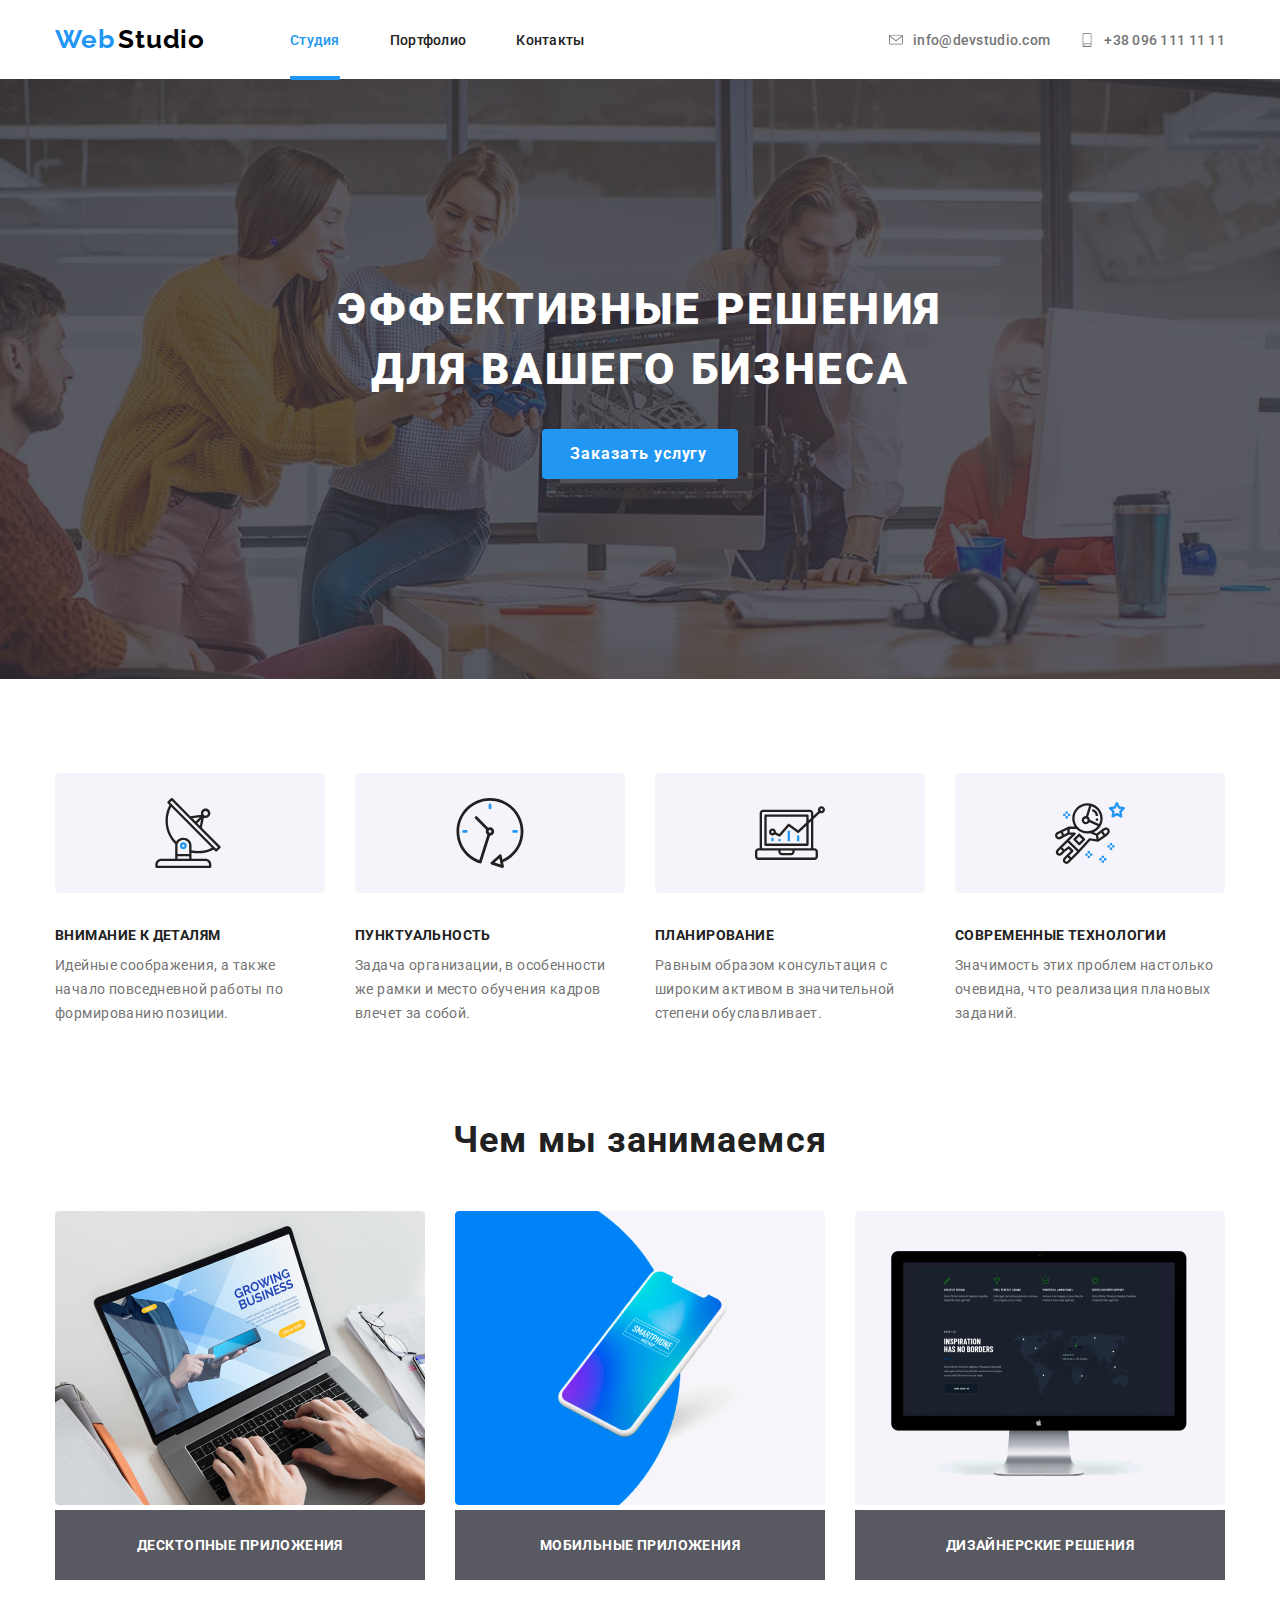
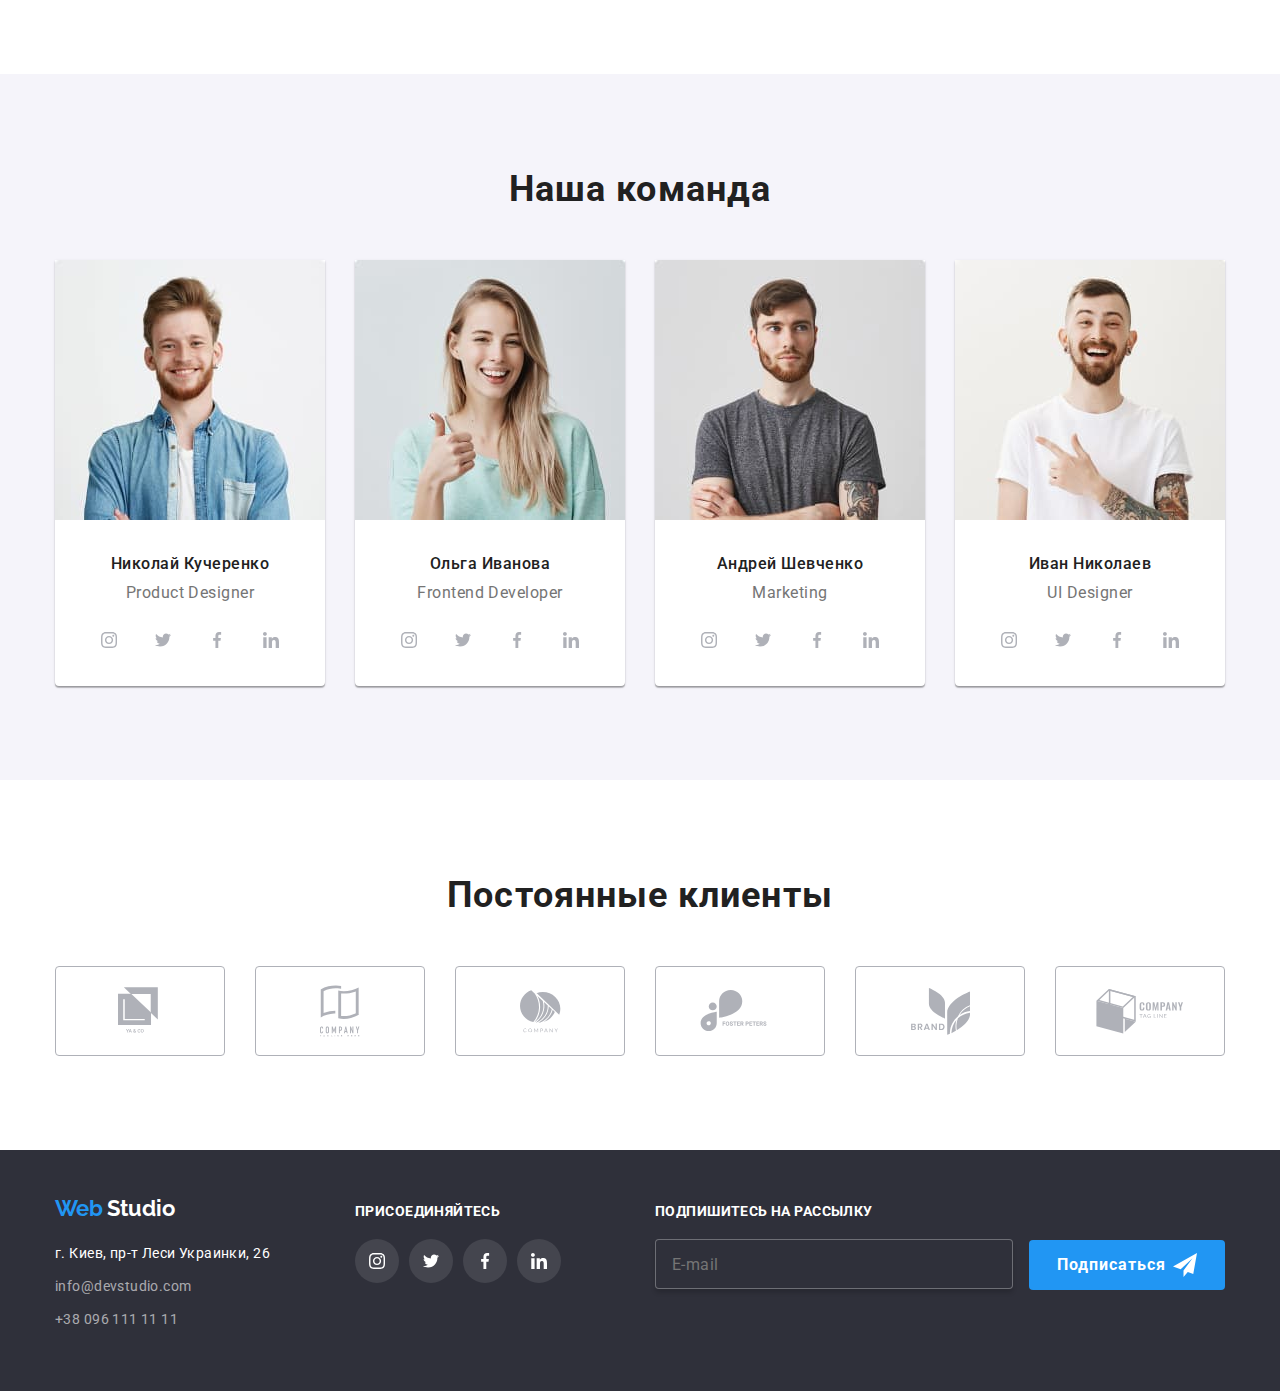
<file: index.html>
<!DOCTYPE html>
<html lang="ru">
  <head>
    <meta charset="utf-8" />
    <meta name="web-studio" content="Web Studio" />
    <title lang="en">Web Studio</title>
    <link rel="stylesheet" href="./css/normalize.css" />
    <link rel="stylesheet" href="./css/styles.css" />
    <link
      href="https://fonts.googleapis.com/css2?family=Raleway:wght@400;500;700&family=Roboto:wght@400;500;700&display=swap"
      rel="stylesheet"
    />
  </head>
  <body>
    <!--  Header   -->

    <header class="page-header">
      <div class="container">
        <a lang="en" href="./index.html" class="logo">
          <span class="logo-blue">Web</span>
          <span class="logo-black">Studio</span>
        </a>
        <nav>
          <ul class="site-nav">
            <li><a href="./index.html" class="link current">Студия</a></li>
            <li><a href="./portfolio.html" class="link">Портфолио</a></li>
            <li><a href="" class="link">Контакты</a></li>
          </ul>
        </nav>
        <address class="address">
          <ul class="address-header">
            <li aria-label="E-mail">
              <a class="e-mail" href="mailto:info@devstudio.com">
                <svg
                  xmlns="http://www.w3.org/2000/svg"
                  viewBox="0 0 43 32"
                  width="16px"
                  height="12px"
                  class="icon-address-header"
                >
                  <use href="./images/svg/symbol-defs.svg#icon-e-mail"></use>
                </svg>
                info@devstudio.com</a
              >
            </li>
            <li aria-label="Phone">
              <a class="phone" href="tel:+380961111111">
                <svg
                  xmlns="http://www.w3.org/2000/svg"
                  viewBox="0 0 21 32"
                  width="10px"
                  height="15px"
                  class="icon-address-header"
                >
                  <use href="./images/svg/symbol-defs.svg#icon-phone"></use>
                </svg>
                +38 096 111 11 11</a
              >
            </li>
          </ul>
        </address>
      </div>
    </header>

    <!--  MAIN   -->

    <main>
      <section class="hero">
        <div class="container">
          <h1>Эффективные решения для вашего бизнеса</h1>
          <a href="" class="buttom">Заказать услугу</a>
        </div>
      </section>

      <!--ADVANTAGES-->

      <section class="advantages">
        <div class="container" aria-label="Наши приимущества">
          <h2 class="hidden">Наши приимущества</h2>
          <ul>
            <li class="list-item">
              <svg
                xmlns="http://www.w3.org/2000/svg"
                viewBox="0 0 32 32"
                width="70px"
                height="70px"
                class="icon-advantages"
              >
                <use href="./images/svg/symbol-defs.svg#icon-1"></use>
              </svg>
              <h3 class="title">Внимание к деталям</h3>
              <p class="text">
                Идейные соображения, а также начало повседневной работы по
                формированию позиции.
              </p>
            </li>
            <li class="list-item">
              <svg
                xmlns="http://www.w3.org/2000/svg"
                viewBox="0 0 32 32"
                width="70px"
                height="70px"
                class="icon-advantages"
              >
                <use href="./images/svg/symbol-defs.svg#icon-2"></use>
              </svg>
              <h3 class="title">Пунктуальность</h3>
              <p class="text">
                Задача организации, в особенности же рамки и место обучения
                кадров влечет за собой.
              </p>
            </li>
            <li class="list-item">
              <svg
                xmlns="http://www.w3.org/2000/svg"
                viewBox="0 0 32 32"
                width="70px"
                height="70px"
                class="icon-advantages"
              >
                <use href="./images/svg/symbol-defs.svg#icon-3"></use>
              </svg>
              <h3 class="title">Планирование</h3>
              <p class="text">
                Равным образом консультация с широким активом в значительной
                степени обуславливает.
              </p>
            </li>
            <li class="list-item">
              <svg
                xmlns="http://www.w3.org/2000/svg"
                viewBox="0 0 32 32"
                width="70px"
                height="70px"
                class="icon-advantages"
              >
                <use href="./images/svg/symbol-defs.svg#icon-4"></use>
              </svg>
              <h3 class="title">Современные технологии</h3>
              <p class="text">
                Значимость этих проблем настолько очевидна, что реализация
                плановых заданий.
              </p>
            </li>
          </ul>
        </div>
      </section>

      <!--DIRECTIONS-->

      <section class="directions">
        <div class="container">
          <h2 class="big-title">Чем мы занимаемся</h2>
          <ul>
            <li>
              <img
                src="./images/box-1.png"
                width="370"
                alt="Десктопные приложения"
              />
              <h3 class="title">Десктопные приложения</h3>
            </li>
            <li>
              <img
                src="./images/box-2.png"
                width="370"
                alt="Мобильные приложения"
              />
              <h3 class="title">Мобильные приложения</h3>
            </li>
            <li>
              <img
                src="./images/box-3.png"
                width="370"
                alt="Дизайнерские решения"
              />
              <h3 class="title">Дизайнерские решения</h3>
            </li>
          </ul>
        </div>
      </section>

      <!--TEAM-->

      <section class="team">
        <div class="container">
          <h2 class="big-title">Наша команда</h2>
          <ul>
            <li class="team-list">
              <img src="./images/photo-1.jpg" width="270" alt="John Smith" />
              <h3>Николай Кучеренко</h3>
              <p>Product Designer</p>
              <ul>
                <li class="soc-cont">
                  <a class="link" href="">
                    <svg
                      xmlns="http://www.w3.org/2000/svg"
                      viewBox="0 0 44 44"
                      width="20px"
                      height="20px"
                      class="team-soc"
                    >
                      <use
                        href="./images/svg/symbol-defs.svg#icon-instagram"
                      ></use>
                    </svg>
                    <span class="visually-hidden">Inst</span></a
                  >
                </li>
                <li class="soc-cont">
                  <a class="link" href="">
                    <svg
                      xmlns="http://www.w3.org/2000/svg"
                      viewBox="0 0 44 44"
                      width="20px"
                      height="20px"
                      class="team-soc"
                    >
                      <use
                        href="./images/svg/symbol-defs.svg#icon-twitter"
                      ></use>
                    </svg>
                    <span class="visually-hidden">Twit</span></a
                  >
                </li>
                <li class="soc-cont">
                  <a class="link" href="">
                    <svg
                      xmlns="http://www.w3.org/2000/svg"
                      viewBox="0 0 44 44"
                      width="20px"
                      height="20px"
                      class="team-soc"
                    >
                      <use
                        href="./images/svg/symbol-defs.svg#icon-facebook"
                      ></use>
                    </svg>
                    <span class="visually-hidden">Face</span></a
                  >
                </li>
                <li class="soc-cont">
                  <a class="link" href="">
                    <svg
                      xmlns="http://www.w3.org/2000/svg"
                      viewBox="0 0 44 44"
                      width="20px"
                      height="20px"
                      class="team-soc"
                    >
                      <use
                        href="./images/svg/symbol-defs.svg#icon-linkedin"
                      ></use>
                    </svg>
                    <span class="visually-hidden">Link</span></a
                  >
                </li>
              </ul>
            </li>
            <li class="team-list">
              <img src="./images/photo-2.jpg" width="270" alt="Marta Stewart" />
              <h3>Ольга Иванова</h3>
              <p>Frontend Developer</p>
              <ul>
                <li class="soc-cont">
                  <a class="link" href="">
                    <svg
                      xmlns="http://www.w3.org/2000/svg"
                      viewBox="0 0 44 44"
                      width="20px"
                      height="20px"
                      class="team-soc"
                    >
                      <use
                        href="./images/svg/symbol-defs.svg#icon-instagram"
                      ></use>
                    </svg>
                    <span class="visually-hidden">Inst</span></a
                  >
                </li>
                <li class="soc-cont">
                  <a class="link" href="">
                    <svg
                      xmlns="http://www.w3.org/2000/svg"
                      viewBox="0 0 44 44"
                      width="20px"
                      height="20px"
                      class="team-soc"
                    >
                      <use
                        href="./images/svg/symbol-defs.svg#icon-twitter"
                      ></use>
                    </svg>
                    <span class="visually-hidden">Twit</span></a
                  >
                </li>
                <li class="soc-cont">
                  <a class="link" href="">
                    <svg
                      xmlns="http://www.w3.org/2000/svg"
                      viewBox="0 0 44 44"
                      width="20px"
                      height="20px"
                      class="team-soc"
                    >
                      <use
                        href="./images/svg/symbol-defs.svg#icon-facebook"
                      ></use>
                    </svg>
                    <span class="visually-hidden">Face</span></a
                  >
                </li>
                <li class="soc-cont">
                  <a class="link" href="">
                    <svg
                      xmlns="http://www.w3.org/2000/svg"
                      viewBox="0 0 44 44"
                      width="20px"
                      height="20px"
                      class="team-soc"
                    >
                      <use
                        href="./images/svg/symbol-defs.svg#icon-linkedin"
                      ></use>
                    </svg>
                    <span class="visually-hidden">Link</span></a
                  >
                </li>
              </ul>
            </li>
            <li class="team-list">
              <img src="./images/photo-3.jpg" width="270" alt="Robert Jakis" />
              <h3>Андрей Шевченко</h3>
              <p>Marketing</p>
              <ul>
                <li class="soc-cont">
                  <a class="link" href="">
                    <svg
                      xmlns="http://www.w3.org/2000/svg"
                      viewBox="0 0 44 44"
                      width="20px"
                      height="20px"
                      class="team-soc"
                    >
                      <use
                        href="./images/svg/symbol-defs.svg#icon-instagram"
                      ></use>
                    </svg>
                    <span class="visually-hidden">Inst</span></a
                  >
                </li>
                <li class="soc-cont">
                  <a class="link" href="">
                    <svg
                      xmlns="http://www.w3.org/2000/svg"
                      viewBox="0 0 44 44"
                      width="20px"
                      height="20px"
                      class="team-soc"
                    >
                      <use
                        href="./images/svg/symbol-defs.svg#icon-twitter"
                      ></use>
                    </svg>
                    <span class="visually-hidden">Twit</span></a
                  >
                </li>
                <li class="soc-cont">
                  <a class="link" href="">
                    <svg
                      xmlns="http://www.w3.org/2000/svg"
                      viewBox="0 0 44 44"
                      width="20px"
                      height="20px"
                      class="team-soc"
                    >
                      <use
                        href="./images/svg/symbol-defs.svg#icon-facebook"
                      ></use>
                    </svg>
                    <span class="visually-hidden">Face</span></a
                  >
                </li>
                <li class="soc-cont">
                  <a class="link" href="">
                    <svg
                      xmlns="http://www.w3.org/2000/svg"
                      viewBox="0 0 44 44"
                      width="20px"
                      height="20px"
                      class="team-soc"
                    >
                      <use
                        href="./images/svg/symbol-defs.svg#icon-linkedin"
                      ></use>
                    </svg>
                    <span class="visually-hidden">Link</span></a
                  >
                </li>
              </ul>
            </li>
            <li class="team-list">
              <img src="./images/photo-4.jpg" width="270" alt="Martin Doe" />
              <h3>Иван Николаев</h3>
              <p>UI Designer</p>
              <ul>
                <li class="soc-cont">
                  <a class="link" href="">
                    <svg
                      xmlns="http://www.w3.org/2000/svg"
                      viewBox="0 0 44 44"
                      width="20px"
                      height="20px"
                      class="team-soc"
                    >
                      <use
                        href="./images/svg/symbol-defs.svg#icon-instagram"
                      ></use>
                    </svg>
                    <span class="visually-hidden">Inst</span></a
                  >
                </li>
                <li class="soc-cont">
                  <a class="link" href="">
                    <svg
                      xmlns="http://www.w3.org/2000/svg"
                      viewBox="0 0 44 44"
                      width="20px"
                      height="20px"
                      class="team-soc"
                    >
                      <use
                        href="./images/svg/symbol-defs.svg#icon-twitter"
                      ></use>
                    </svg>
                    <span class="visually-hidden">Twit</span></a
                  >
                </li>
                <li class="soc-cont">
                  <a class="link" href="">
                    <svg
                      xmlns="http://www.w3.org/2000/svg"
                      viewBox="0 0 44 44"
                      width="20px"
                      height="20px"
                      class="team-soc"
                    >
                      <use
                        href="./images/svg/symbol-defs.svg#icon-facebook"
                      ></use>
                    </svg>
                    <span class="visually-hidden">Face</span></a
                  >
                </li>
                <li class="soc-cont">
                  <a class="link" href="">
                    <svg
                      xmlns="http://www.w3.org/2000/svg"
                      viewBox="0 0 44 44"
                      width="20px"
                      height="20px"
                      class="team-soc"
                    >
                      <use
                        href="./images/svg/symbol-defs.svg#icon-linkedin"
                      ></use>
                    </svg>
                    <span class="visually-hidden">Link</span></a
                  >
                </li>
              </ul>
            </li>
          </ul>
        </div>
      </section>

      <!--CUSTOMERS-->

      <section class="customers">
        <div class="container">
          <h2 class="big-title">Постоянные клиенты</h2>
          <ul lang="en">
            <li class="list-item" aria-label="Клиент 1">
              <a class="link" href="">
                <svg
                  xmlns="http://www.w3.org/2000/svg"
                  width="44px"
                  height="49px"
                  class="icon-customers"
                >
                  <use href="./images/svg/symbol-defs.svg#logo-1"></use>
                </svg>
              </a>
            </li>
            <li class="list-item" aria-label="Клиент 2">
              <a class="link" href="">
                <svg
                  xmlns="http://www.w3.org/2000/svg"
                  width="40px"
                  height="52px"
                  class="icon-customers"
                >
                  <use href="./images/svg/symbol-defs.svg#logo-2"></use>
                </svg>
              </a>
            </li>
            <li class="list-item" aria-label="Клиент 3">
              <a class="link" href="">
                <svg
                  xmlns="http://www.w3.org/2000/svg"
                  width="41px"
                  height="43px"
                  class="icon-customers"
                >
                  <use href="./images/svg/symbol-defs.svg#logo-3"></use>
                </svg>
              </a>
            </li>
            <li class="list-item" aria-label="Клиент 4">
              <a class="link" href="">
                <svg
                  xmlns="http://www.w3.org/2000/svg"
                  width="80px"
                  height="42px"
                  class="icon-customers"
                >
                  <use href="./images/svg/symbol-defs.svg#logo-4"></use>
                </svg>
              </a>
            </li>
            <li class="list-item" aria-label="Клиент 5">
              <a class="link" href="">
                <svg
                  xmlns="http://www.w3.org/2000/svg"
                  width="59px"
                  height="47px"
                  class="icon-customers"
                >
                  <use href="./images/svg/symbol-defs.svg#logo-5"></use>
                </svg>
              </a>
            </li>
            <li class="list-item" aria-label="Клиент 6">
              <a class="link" href="">
                <svg
                  xmlns="http://www.w3.org/2000/svg"
                  width="88px"
                  height="45px"
                  class="icon-customers"
                >
                  <use href="./images/svg/symbol-defs.svg#logo-6"></use>
                </svg>
              </a>
            </li>
          </ul>
        </div>
      </section>
    </main>

    <!--  FOOTER   -->

    <footer class="footer">
      <div class="container">
        <div class="card">
          <div class="logo-footer" aria-label="web studio">
            <span class="logo-blue">Web</span>
            <span class="logo-white">Studio</span>
          </div>
          <address class="address-footer">
            <ul>
              <li>г. Киев, пр-т Леси Украинки, 26</li>
              <li>
                <a href="mailto:info@devstudio.com">info@devstudio.com</a>
              </li>
              <li>
                <a href="tel:+380961111111">+38 096 111 11 11</a>
              </li>
            </ul>
          </address>
        </div>
        <section class="social">
          <b>Присоединяйтесь</b>
          <ul class="social-list" lang="en">
            <li>
              <a href="">
                <svg
                  xmlns="http://www.w3.org/2000/svg"
                  viewBox="0 0 44 44"
                  width="20px"
                  height="20px"
                  class="icon-soc"
                >
                  <use href="./images/svg/symbol-defs.svg#icon-instagram"></use>
                </svg>
                <span class="visually-hidden">Instagram</span>
              </a>
            </li>
            <li>
              <a href="">
                <svg
                  xmlns="http://www.w3.org/2000/svg"
                  viewBox="0 0 44 44"
                  width="20px"
                  height="20px"
                  class="icon-soc"
                >
                  <use href="./images/svg/symbol-defs.svg#icon-twitter"></use>
                </svg>
                <span class="visually-hidden">Twitter</span>
              </a>
            </li>
            <li>
              <a href="">
                <svg
                  xmlns="http://www.w3.org/2000/svg"
                  viewBox="0 0 44 44"
                  width="20px"
                  height="20px"
                  class="icon-soc"
                >
                  <use href="./images/svg/symbol-defs.svg#icon-facebook"></use>
                </svg>
                <span class="visually-hidden">Facebook</span>
              </a>
            </li>
            <li>
              <a href="">
                <svg
                  xmlns="http://www.w3.org/2000/svg"
                  viewBox="0 0 44 44"
                  width="20px"
                  height="20px"
                  class="icon-soc"
                >
                  <use href="./images/svg/symbol-defs.svg#icon-linkedin"></use>
                </svg>
                <span class="visually-hidden">Linkedin</span>
              </a>
            </li>
          </ul>
        </section>
        <section class="subscribe">
          <b>Подпишитесь на рассылку</b>
          <form>
            <input type="text" name="e-mail" value="E-mail" />
            <a href="" class="buttom"
              >Подписаться
              <svg
                xmlns="http://www.w3.org/2000/svg"
                viewBox="0 0 24 24"
                width="24px"
                height="24px"
                class="icon-send"
              >
                <use href="./images/svg/symbol-defs.svg#icon-send"></use>
              </svg>
            </a>
            <!--
                        <input
                        type="submit"
                        name="Подписаться"
                        value="Подписаться"
                      />
                      -->
          </form>
        </section>
      </div>
    </footer>
  </body>
</html>
</file>
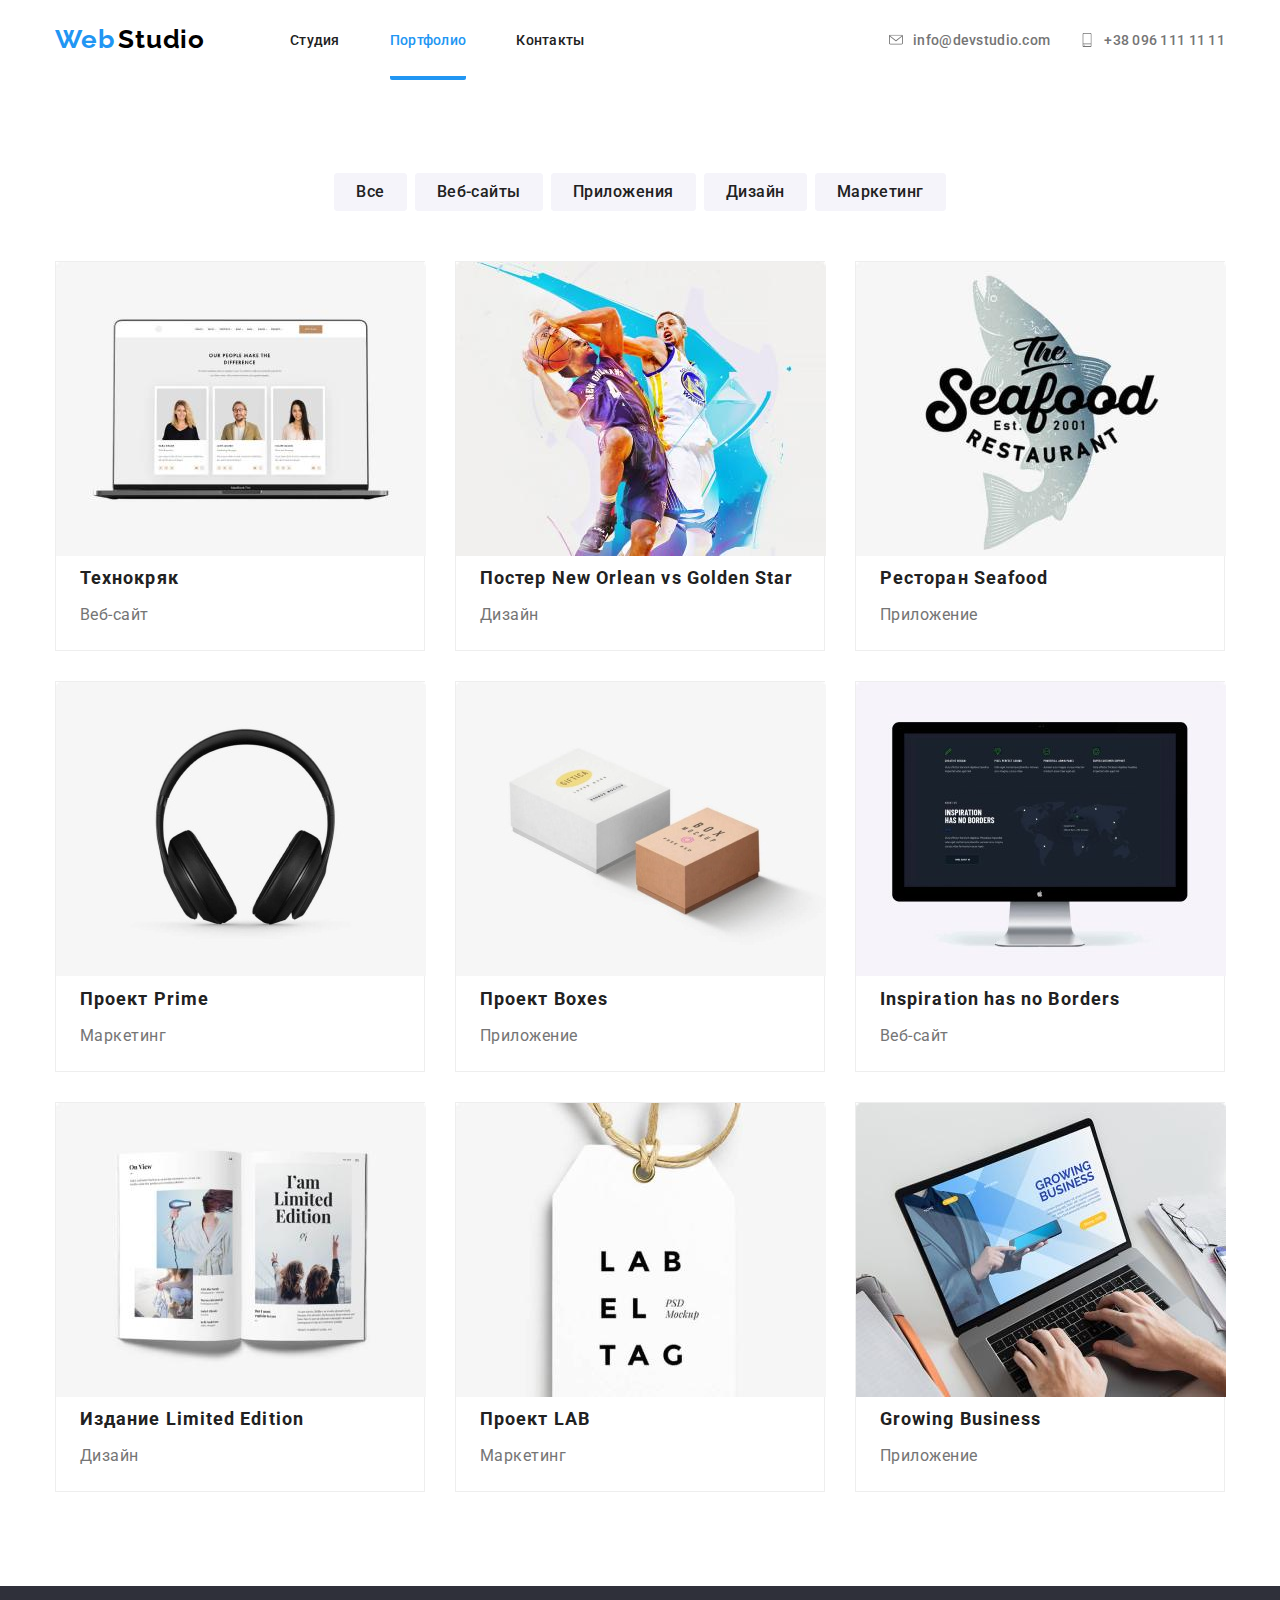
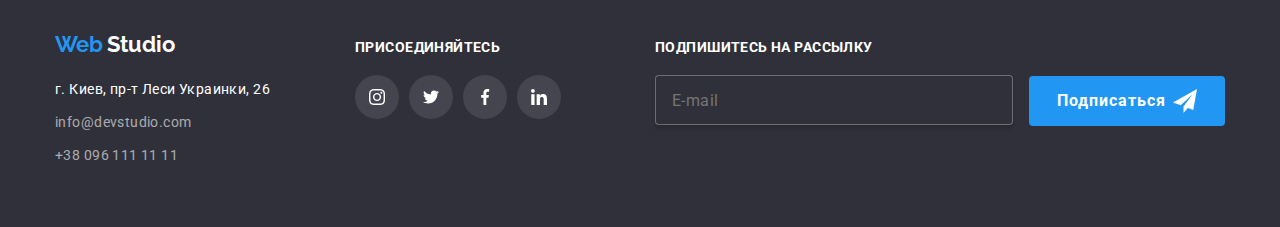
<file: portfolio.html>
<!DOCTYPE html>
<html lang="ru">
  <head>
    <meta charset="utf-8" />
    <meta name="web-studio" content="Web Studio" />
    <title lang="en">Web Studio</title>
    <link rel="stylesheet" href="./css/normalize.css" />
    <link rel="stylesheet" href="./css/styles.css" />
    <link
      href="https://fonts.googleapis.com/css2?family=Raleway:wght@400;500;700&family=Roboto:wght@400;500;700&display=swap"
      rel="stylesheet"
    />
  </head>
  <body>
    <!--  HEADER  -->

    <header class="page-header">
      <div class="container">
        <a lang="en" href="./index.html" class="logo">
          <span class="logo-blue">Web</span>
          <span class="logo-black">Studio</span>
        </a>
        <nav>
          <ul class="site-nav">
            <li><a href="./index.html" class="link">Студия</a></li>
            <li>
              <a href="./portfolio.html" class="link current">Портфолио</a>
            </li>
            <li><a href="" class="link">Контакты</a></li>
          </ul>
        </nav>
        <address class="address">
          <ul class="address-header">
            <li aria-label="E-mail" aria-label="E-mail">
              <a class="e-mail" href="mailto:info@devstudio.com">
                <svg xmlns="http://www.w3.org/2000/svg" viewBox="0 0 43 32" width="16px" height="12px"
                  class="icon-address-header">
                  <use href="./images/svg/symbol-defs.svg#icon-e-mail"></use>
                </svg>
                info@devstudio.com</a>
            </li>
            <li aria-label="Phone"  aria-label="Phone">
              <a class="phone" href="tel:+380961111111">
                <svg xmlns="http://www.w3.org/2000/svg" viewBox="0 0 21 32" width="10px" height="15px"
                  class="icon-address-header">
                  <use href="./images/svg/symbol-defs.svg#icon-phone"></use>
                </svg>
                +38 096 111 11 11</a>
            </li>
          </ul>
      </div>
    </header>

    <!--MAIN-->

    <main class="portfolio">
      <div class="container">
        <nav class="portfolio-sorting">
          <ul>
            <li><a href="">Все</a></li>
            <li><a href="">Веб-сайты</a></li>
            <li><a href="">Приложения</a></li>
            <li><a href="">Дизайн</a></li>
            <li><a href="">Маркетинг</a></li>
          </ul>
        </nav>

        <!--PORTFOLIO-->

        <section class="portfolio-info">
          <h1>Портфолио</h1>
          <ul>
            <li>
              <img
                src="./images/portfolio-1.jpg"
                width="370"
                alt="Десктопные приложения"
              />
              <p class="text">
                Технокряк это современная площадка распространения коронавируса.
                Компании используют эту платформу для цифрового шпионажа и атак
                на защищённые сервера конкурентов.
              </p>
              <h2 class="title">Технокряк</h2>
              <b class="category">Веб-сайт</b>
            </li>
            <li>
              <img
                src="./images/portfolio-2.jpg"
                width="370"
                alt="Десктопные приложения"
              />
              <p class="text">
                Lorem ipsum dolor sit amet consectetur adipisicing elit.
                Deserunt sed perspiciatis provident perferendis! Esse quam
                rerum, cupiditate in sunt, id harum quia neque assumenda ducimus
                sint aspernatur debitis! Repellat, unde.
              </p>
              <h2 class="title">Постер New Orlean vs Golden Star</h2>
              <b class="category">Дизайн</b>
            </li>
            <li>
              <img
                src="./images/portfolio-3.jpg"
                width="370"
                alt="Десктопные приложения"
              />
              <p class="text">
                Lorem ipsum dolor sit amet consectetur adipisicing elit.
                Deserunt sed perspiciatis provident perferendis! Esse quam
                rerum, cupiditate in sunt, id harum quia neque assumenda ducimus
                sint aspernatur debitis! Repellat, unde.
              </p>
              <h2 class="title">Ресторан Seafood</h2>
              <b class="category">Приложение</b>
            </li>
            <li>
              <img
                src="./images/portfolio-4.jpg"
                width="370"
                alt="Десктопные приложения"
              />
              <p class="text">
                Lorem ipsum dolor sit amet consectetur adipisicing elit.
                Deserunt sed perspiciatis provident perferendis! Esse quam
                rerum, cupiditate in sunt, id harum quia neque assumenda ducimus
                sint aspernatur debitis! Repellat, unde.
              </p>
              <h2 class="title">Проект Prime</h2>
              <b class="category">Маркетинг</b>
            </li>
            <li>
              <img
                src="./images/portfolio-5.jpg"
                width="370"
                alt="Десктопные приложения"
              />
              <p class="text">
                Lorem ipsum dolor sit amet consectetur adipisicing elit.
                Deserunt sed perspiciatis provident perferendis! Esse quam
                rerum, cupiditate in sunt, id harum quia neque assumenda ducimus
                sint aspernatur debitis! Repellat, unde.
              </p>
              <h2 class="title">Проект Boxes</h2>
              <b class="category">Приложение</b>
            </li>
            <li>
              <img
                src="./images/portfolio-6.jpg"
                width="370"
                alt="Десктопные приложения"
              />
              <p class="text">
                Lorem ipsum dolor sit amet consectetur adipisicing elit.
                Deserunt sed perspiciatis provident perferendis! Esse quam
                rerum, cupiditate in sunt, id harum quia neque assumenda ducimus
                sint aspernatur debitis! Repellat, unde.
              </p>
              <h2 class="title">Inspiration has no Borders</h2>
              <b class="category">Веб-сайт</b>
            </li>
            <li>
              <img
                src="./images/portfolio-7.jpg"
                width="370"
                alt="Десктопные приложения"
              />
              <p class="text">
                Lorem ipsum dolor sit amet consectetur adipisicing elit.
                Deserunt sed perspiciatis provident perferendis! Esse quam
                rerum, cupiditate in sunt, id harum quia neque assumenda ducimus
                sint aspernatur debitis! Repellat, unde.
              </p>
              <h2 class="title">Издание Limited Edition</h2>
              <b class="category">Дизайн</b>
            </li>
            <li>
              <img
                src="./images/portfolio-8.jpg"
                width="370"
                alt="Десктопные приложения"
              />
              <p class="text">
                Lorem ipsum dolor sit amet consectetur adipisicing elit.
                Deserunt sed perspiciatis provident perferendis! Esse quam
                rerum, cupiditate in sunt, id harum quia neque assumenda ducimus
                sint aspernatur debitis! Repellat, unde.
              </p>
              <h2 class="title">Проект LAB</h2>
              <b class="category">Маркетинг</b>
            </li>
            <li>
              <img
                src="./images/portfolio-9.jpg"
                width="370"
                alt="Десктопные приложения"
              />
              <p class="text">
                Lorem ipsum dolor sit amet consectetur adipisicing elit.
                Deserunt sed perspiciatis provident perferendis! Esse quam
                rerum, cupiditate in sunt, id harum quia neque assumenda ducimus
                sint aspernatur debitis! Repellat, unde.
              </p>
              <h2 class="title">Growing Business</h2>
              <b class="category">Приложение</b>
            </li>
          </ul>
        </section>
      </div>
    </main>

    <!--  FOOTER   -->

    <footer class="footer">
      <div class="container">
        <div class="card">
          <div class="logo-footer">
            <span class="logo-blue">Web</span>
            <span class="logo-white">Studio</span>
          </div>
          <address class="address-footer">
            <ul>
              <li>г. Киев, пр-т Леси Украинки, 26</li>
              <li>
                <a href="mailto:info@devstudio.com">info@devstudio.com</a>
              </li>
              <li><a href="tel:+380961111111">+38 096 111 11 11</a></li>
            </ul>
          </address>
        </div>
        <section class="social">
          <b>Присоединяйтесь</b>
          <ul class="social-list" lang="en">
            <li>
              <a href=""
                ><svg
                  xmlns="http://www.w3.org/2000/svg"
                  viewBox="0 0 44 44"
                  width="20px"
                  height="20px"
                  class="icon-soc"
                >
                  <use href="./images/svg/symbol-defs.svg#icon-instagram"></use>
                </svg>
                <span class="visually-hidden">Instagram</span>
              </a>
            </li>
            <li>
              <a href=""
                ><svg
                  xmlns="http://www.w3.org/2000/svg"
                  viewBox="0 0 44 44"
                  width="20px"
                  height="20px"
                  class="icon-soc"
                >
                  <use href="./images/svg/symbol-defs.svg#icon-twitter"></use>
                </svg>
                <span class="visually-hidden">Twitter</span>
              </a>
            </li>
            <li>
              <a href=""
                ><svg
                  xmlns="http://www.w3.org/2000/svg"
                  viewBox="0 0 44 44"
                  width="20px"
                  height="20px"
                  class="icon-soc"
                >
                  <use href="./images/svg/symbol-defs.svg#icon-facebook"></use>
                </svg>
                <span class="visually-hidden">Facebook</span>
              </a>
            </li>
            <li>
              <a href=""
                ><svg
                  xmlns="http://www.w3.org/2000/svg"
                  viewBox="0 0 44 44"
                  width="20px"
                  height="20px"
                  class="icon-soc"
                >
                  <use href="./images/svg/symbol-defs.svg#icon-linkedin"></use>
                </svg>
                <span class="visually-hidden">Linkedin</span>
              </a>
            </li>
          </ul>
        </section>
        <section class="subscribe">
          <b>Подпишитесь на рассылку</b>
          <form>
            <input type="text" name="e-mail" value="E-mail" />
            <a href="" class="buttom">Подписаться
              <svg xmlns="http://www.w3.org/2000/svg" viewBox="0 0 24 24" width="24px" height="24px" class="icon-send">
                <use href="./images/svg/symbol-defs.svg#icon-send"></use>
              </svg>
            </a>
            <!--
                        <input
                        type="submit"
                        name="Подписаться"
                        value="Подписаться"
                      />
                      -->
          </form>
        </section>
      </div>
    </footer>
  </body>
</html>
</file>
<file: css/styles.css>
/*  
  акцентный цвет: #2196f3;
  цвет заголовка: #212121;
  цвет текста: #757575;
  светлый цвет тескта: #ffffff;
  основной шрифт: "Roboto", sans-serif;
  шрифт в лого: "Raleway", sans-serif;
  размер шрифта заголовка: 36px;
  размер основного текста: 14px;
  основной цвет фона: #FFFFFF;
  дополнительный цвет фона: #F5F4FA;
  цвет фона футера: #2F303A;
  */
:root {
  --accent-color: #2196f3;
  --title-color: #212121;
  --text-color: #757575;
  --light-color: #ffffff;
  --font-family: "Roboto", sans-serif;
  --logo-font-family: "Raleway", sans-serif;
  --title-font-size: 36px;
  --text-font-size: 14px;
  --primary-bg-color: #ffffff;
  --seckond-bg-color: #f5f4fa;
  --footer-bg-color: #2f303a;
}
html {
  box-sizing: border-box;
  margin: 0px;
  padding: 0px;
}
/*.icon {
  display: inline-block;
  width: 1em;
  height: 1em;
  stroke-width: 0;
  stroke: currentColor;
  fill: currentColor;
}*/
*,
*::before,
*::after {
  box-sizing: inherit;
}

body {
  background-color: var(--primary-bg-color);
}

ul {
  list-style: none;
}

a {
  text-decoration: none;
}
.container {
  margin-left: auto;
  margin-right: auto;
  margin-top: 0px;
  width: 1200px;
  padding-left: 15px;
  padding-right: 15px;
  padding-top: 0px;
}
.big-title {
  margin-top: 0px;
  margin-bottom: 50px;
  font-family: var(--font-family);
  font-weight: bold;
  font-size: var(--title-font-size);
  line-height: 42px;
  text-align: center;
  letter-spacing: 0.03em;
  color: var(--title-color);
}
.visually-hidden {
  position: absolute;
  width: 1px;
  height: 1px;
  margin: -1px;
  border: 0;
  padding: 0;
  clip: rect(0 0 0 0);
  overflow: hidden;
}
.buttom {
  display: inline-flex;
  align-items: center;
  padding: 10px 28px;
  justify-content: space-between;
  background-color: var(--accent-color);
  color: var(--light-color);
  width: 196px;
  height: 50px;
  border-radius: 4px;
  font-family: var(--font-family);
  font-style: normal;
  font-weight: bold;
  font-size: 16px;
  line-height: 30px;
  letter-spacing: 0.06em;
}
/* HEADER */
.page-header .container {
  display: flex;
  align-items: center;
  padding-top: 24px;
  padding-bottom: 24px;
}
/* LOGO */
.page-header .logo {
  margin-right: 85px;
}

.page-header .logo-blue {
  font-family: var(--logo-font-family);
  font-style: normal;
  font-weight: bold;
  font-size: 26px;
  line-height: 31px;
  /* identical to box height */
  letter-spacing: 0.03em;
  color: var(--accent-color);
}
.page-header .logo-black {
  font-family: var(--logo-font-family);
  font-style: normal;
  font-weight: bold;
  font-size: 26px;
  line-height: 31px;
  letter-spacing: 0.03em;
  color: #000000;
}

/* NAVIGATION HEADER*/
.page-header .site-nav {
  display: flex;
  margin: 0px;
  padding: 0px;
  font-family: var(--font-family);
  list-style-type: none;
  font-style: normal;
  font-weight: 500;
  font-size: var(--text-font-size);
  line-height: 16px;
  letter-spacing: 0.02em;
}
.site-nav .link {
  color: var(--title-color);
  padding-bottom: 28px;
}
.site-nav .link:hover,
.site-nav .link:focus,
.site-nav .link.current {
  color: var(--accent-color);
  border-bottom: 4px solid var(--accent-color);
  border-radius: 2px;
}
.site-nav li {
  margin-right: 50px;
}
.site-nav li:last-child {
  margin-right: 0px;
}

/* ADDRESS HEADER */
.address .address-header {
  display: flex;
  padding: 0px;
  margin: 0px;
}
.address {
  margin-left: auto;
}
.address-header li {
  margin-right: 30px;
}
.address-header li:last-child {
  margin-right: 0px;
}
.address-header .e-mail,
.address-header .phone {
  display: flex;
  justify-content: center;
  align-items: center;
  font-family: var(--font-family);
  list-style-type: none;
  font-style: normal;
  font-weight: 500;
  font-size: var(--text-font-size);
  line-height: 16px;
  letter-spacing: 0.02em;
  color: var(--text-color);
}
.address-header a:hover,
.address-header a:focus {
  color: var(--accent-color);
}
.icon-address-header {
  width: 1em;
  height: 1em;
  stroke-width: 0;
  stroke: currentColor;
  fill: currentColor;
  margin-right: 10px;
}

/* MAIN */
/* HERO */

.hero {
  max-width: 1600px;
  height: 600px;
  margin-right: auto;
  margin-left: auto;
  background-image: linear-gradient(
      to right,
      rgba(47, 48, 58, 0.8),
      rgba(47, 48, 58, 0.8)
    ),
    url("../images/header-img.jpg");
  background-size: cover;
  background-repeat: no-repeat;
  background-position: center;
}
.hero .container {
  padding-top: 200px;
  padding-bottom: 200px;
  text-align: center;
}
.hero h1 {
  margin-top: 0px;
  margin-bottom: 0px;
  margin-left: auto;
  margin-right: auto;
  width: 696px;
  font-family: var(--font-family);
  font-style: normal;
  font-weight: 900;
  font-size: 44px;
  line-height: 60px;
  /* or 136% */
  text-align: center;
  letter-spacing: 0.06em;
  text-transform: uppercase;
  color: var(--light-color);
}
.hero .buttom {
  margin-top: 30px;
  margin-left: auto;
  margin-right: auto;
}

/* ADVANTAGES */
.advantages {
  padding-top: 94px;
  padding-bottom: 94px;
}
.advantages ul {
  display: flex;
  margin: 0px;
  padding-left: 0px;
}

.advantages svg {
  background-color: #f5f4fa;
  background-image: url(../images/svg/symbol-defs.svg#icon-1);
  content: "";
  width: 100%;
  height: 120px;
  padding-top: 25px;
  padding-bottom: 25px;
  border-radius: 4px;
}
.advantages .list-item {
  margin-right: 30px;
  width: calc((100% - 30px * 3) / 4);
}
.advantages .list-item:last-child {
  margin-right: 0px;
}
.advantages .hidden {
  visibility: hidden;
  font-size: 0;
}
.advantages .title {
  margin-top: 0px;
  margin-bottom: 10px;
  margin-top: 30px;
  font-family: var(--font-family);
  font-style: normal;
  font-weight: bold;
  font-size: var(--text-font-size);
  line-height: 16px;
  letter-spacing: 0.03em;
  text-transform: uppercase;
  color: var(--title-color);
}
.advantages .text {
  margin-top: 0px;
  margin-bottom: 0px;
  font-family: var(--font-family);
  font-style: normal;
  font-weight: normal;
  font-size: 14px;
  line-height: 24px;
  /* or 171% */
  letter-spacing: 0.03em;
  color: var(--text-color);
}
/* DIRECTIONS */
.directions {
  padding-bottom: 94px;
}
.directions .title {
  margin-top: 0px;
  margin-bottom: 0px;
  padding-top: 27px;
  padding-bottom: 27px;
  font-family: var(--font-family);
  font-style: normal;
  font-weight: bold;
  font-size: var(--text-font-size);
  line-height: 16px;
  text-align: center;
  letter-spacing: 0.03em;
  text-transform: uppercase;
  color: var(--light-color);
  background: rgba(47, 48, 58, 0.8);
}
.directions ul {
  display: flex;
  padding: 0px;
  margin: 0px;
}
.directions li {
  width: calc((100% - 30px * 2) / 3);
  margin-right: 30px;
}
.directions li:last-child {
  margin-right: 0px;
}

/* TEAM */
.team {
  background-color: var(--seckond-bg-color);
  padding-top: 94px;
  padding-bottom: 94px;
}
.team h3 {
  margin-top: 0px;
  margin-bottom: 10px;
  margin-left: auto;
  margin-right: auto;
  padding-top: 30px;
  font-family: var(--font-family);
  font-style: normal;
  font-weight: 500;
  font-size: 16px;
  line-height: 19px;
  /* identical to box height */
  text-align: center;
  letter-spacing: 0.03em;
  color: var(--title-color);
}
.team p {
  margin-top: 0px;
  margin-bottom: 16px;
  margin-left: auto;
  margin-right: auto;
  font-family: var(--font-family);
  font-style: normal;
  font-weight: normal;
  font-size: 16px;
  line-height: 19px;
  /* identical to box height */
  text-align: center;
  letter-spacing: 0.03em;
  color: var(--text-color);
}
.team a {
  margin-top: 0px;
  margin-bottom: 0px;
  padding: 1px 1px;
  border-radius: 10px;
  font-family: var(--font-family);
  color: #afb1b8;
}
.team .link:hover,
.team .link:focus {
  background-color: var(--accent-color);
  color: var(--light-color);
  box-shadow: 0px 4px 4px rgba(0, 0, 0, 0.25);
}
.team ul {
  display: flex;
  justify-content: center;
  padding: 0px;
  margin: 0px;
}
.team-list {
  width: calc((100% - 30px * 3) / 4);
  margin-right: 30px;
  background: var(--light-color);
  padding-bottom: 24px;
  box-shadow: 0px 2px 1px rgba(0, 0, 0, 0.2), 0px 1px 1px rgba(0, 0, 0, 0.14),
    0px 1px 3px rgba(0, 0, 0, 0.12);
  border-radius: 0px 0px 4px 4px;
}
.team-list:last-child {
  margin-right: 0px;
}
.team-list .link {
  display: flex;
  justify-content: center;
  align-items: center;
  width: 44px;
  height: 44px;
  border-radius: 50%;
}
.team-list .soc-cont {
  margin-right: 10px;
  background-color: var(--light-color);
  background-position: center;
  background-repeat: no-repeat;
  background-size: contain;
  border-radius: 50%;
}
.team-list .soc-cont:last-child {
  margin-right: 0px;
}
.team-list .soc-cont:hover,
.team-list .soc-cont:focus {
  background-color: var(--accent-color);
}
.team-soc {
  width: 1em;
  height: 1em;
  stroke-width: 0;
  stroke: currentColor;
  fill: currentColor;
}

/* CUSTOMERS */
.customers {
  padding-top: 94px;
  padding-bottom: 94px;
}
.customers .container {
  margin-bottom: 0px;
}
.customers ul {
  display: flex;
  justify-content: center;
  align-items: center;
  padding: 0px;
  margin: 0px;
}
.customers .list-item {
  width: calc((100% - 30px * 4) / 5);
  height: 90px;
  margin-right: 30px;
  background-color: var(--light-color);
  background-position: center;
  background-repeat: no-repeat;
  background-size: contain;
}
.customers .list-item:last-child {
  margin-right: 0px;
}
.customers .link {
  width: 100%;
  height: 90px;
  display: flex;
  justify-content: center;
  align-items: center;
  border: 1px solid #afb1b8;
  border-radius: 4px;
  color: #afb1b8;
}
.customers .link:hover,
.customers .link:focus {
  border: 1px solid var(--accent-color);
  color: var(--accent-color);
}
.customers .icon-customers {
  width: auto;
  height: auto;
  stroke-width: 0;
  stroke: currentColor;
  fill: currentColor;
}

/* PORTFOLIO */

/* PORTFOLIO SORTING */
.portfolio {
  padding-top: 94px;
  padding-bottom: 94px;
}
.portfolio-sorting {
  margin-bottom: 50px;
}
.portfolio-sorting ul {
  display: flex;
  justify-content: center;
  padding: 0px;
  margin: 0px;
}
.portfolio-sorting li {
  border: 1px transparent;
  margin-right: 8px;
  padding-left: 0px;
  background-color: var(--seckond-bg-color);
  border-radius: 4px;
}
.portfolio-sorting li:last-child {
  margin-right: 0px;
  border-color: var(--accent-color);
}
.portfolio-sorting a {
  display: inline-block;
  padding: 6px 22px;
  border-radius: 4px;
  font-family: var(--font-family);
  font-style: normal;
  font-weight: 500;
  font-size: 16px;
  line-height: 26px;
  /* identical to box height, or 162% */
  text-align: center;
  letter-spacing: 0.03em;
  color: var(--title-color);
  background-color: var(--seckond-bg-color);
}
.portfolio-sorting a:hover,
.portfolio-sorting a:focus {
  display: inline-block;
  padding: 6px 22px;
  background: var(--accent-color);
  /* shadow-middle */
  box-shadow: 0px 2px 2px rgba(0, 0, 0, 0.12), 0px 1px 2px rgba(0, 0, 0, 0.08),
    0px 3px 1px rgba(0, 0, 0, 0.1);
  border-radius: 4px;
  color: var(--light-color);
}

.portfolio-info ul {
  display: flex;
  flex-wrap: wrap;
  padding: 0px;
  margin: 0px;
  margin-bottom: -30px;
}

.portfolio-info li {
  width: calc((100% - 30px * 2) / 3);
  margin-right: 30px;
  margin-bottom: 30px;
  padding-bottom: 20px;
  border: 1px solid #eeeeee;
}
.portfolio-info li:hover {
  background: #ffffff;
  border: 1px solid #eeeeee;
  box-sizing: border-box;
  box-shadow: 1px 4px 6px rgba(0, 0, 0, 0.16), 0px 4px 4px rgba(0, 0, 0, 0.06),
    0px 1px 1px rgba(0, 0, 0, 0.12);
}
.portfolio-info li:nth-child(3n) {
  margin-right: 0px;
}
.portfolio-info h1 {
  margin-top: 0px;
  margin-bottom: 0px;
  visibility: hidden;
  font-size: 0;
}
.portfolio-info .text {
  display: none;
  font-size: 0;
  margin-top: 0px;
  margin-bottom: 0px;
  font-family: var(--font-family);
  font-style: normal;
  font-weight: normal;
  font-size: 18px;
  line-height: 28px;
  /* or 156% */
  letter-spacing: 0.03em;
  color: var(--light-color);
}
/*.portfolio-info .text:hover {
  background: rgba(33, 150, 243, 0.9);
}*/
.portfolio-info .title {
  margin-top: 0px;
  margin-bottom: 4px;
  padding-left: 24px;
  font-family: var(--font-family);
  font-style: normal;
  font-weight: bold;
  font-size: 18px;
  line-height: var(--title-font-size);
  /* identical to box height, or 200% */
  letter-spacing: 0.06em;
  color: var(--title-color);
}
.portfolio-info .category {
  margin-top: 0px;
  margin-bottom: 0px;
  padding-left: 24px;
  font-family: var(--font-family);
  font-style: normal;
  font-weight: normal;
  font-size: 16px;
  line-height: 30px;
  /* identical to box height, or 187% */
  letter-spacing: 0.03em;
  color: var(--text-color);
}

/* FOOTER */
.footer {
  background-color: var(--footer-bg-color);
}
.footer .container {
  display: flex;
  align-items: baseline;
  padding-top: 45px;
  padding-bottom: 60px;
}
.footer .card {
  flex-direction: column;
}
/* LOGO FOOTER*/

.logo-footer {
  margin-bottom: 20px;
}
.logo-footer .logo-blue {
  font-family: var(--logo-font-family);
  font-style: normal;
  font-weight: bold;
  font-size: 22px;
  line-height: 26px;
  color: var(--accent-color);
}
.logo-footer .logo-white {
  font-family: var(--logo-font-family);
  font-style: normal;
  font-weight: bold;
  font-size: 22px;
  line-height: 26px;
  color: var(--light-color);
}
/* ADDRESS FOOTER */

.address-footer {
  margin: 0px;
  width: 231px;
  margin-right: 69px;
  font-family: var(--font-family);
  font-style: normal;
  font-weight: normal;
  font-size: var(--text-font-size);
  line-height: 24px;
  /* or 171% */
  letter-spacing: 0.03em;
  color: var(--light-color);
}
.address-footer a {
  color: rgba(255, 255, 255, 0.6);
}
.address-footer ul,
.address-footer li {
  padding-left: 0px;
  margin: 0px;
}
.address-footer li {
  margin-bottom: 9px;
}
.address-footer li:last-child {
  margin-bottom: 0px;
}
.address-footer a:hover,
.address-footer a:focus {
  color: var(--accent-color);
}

/* SOCIAL */
.social {
  margin-right: 94px;
  width: 206px;
}
.social b {
  display: inline-block;
  margin-bottom: 20px;
  font-family: var(--font-family);
  font-style: normal;
  font-weight: bold;
  font-size: var(--text-font-size);
  line-height: 16px;
  letter-spacing: 0.03em;
  text-transform: uppercase;
  color: var(--light-color);
}
.social a {
  color: var(--light-color);
  line-height: 0.7;
}
.social a:hover,
.social a:focus {
  background-color: var(--accent-color);
}
.social-list {
  display: flex;
  justify-self: center;
  align-items: center;
  margin: 0px;
  padding: 0px;
}
.social li {
  display: flex;
  justify-content: center;
  align-items: center;
  margin-right: 10px;
  width: 44px;
  height: 44px;
  background-color: rgba(255, 255, 255, 0.1);
  content: "";
  background-position: center;
  background-repeat: no-repeat;
  background-size: contain;
  border-radius: 50%;
  background-size: auto;
}
.social li:last-child {
  margin-right: 0px;
}
.social li:hover,
.social li:focus {
  background-color: var(--accent-color);
}
.icon-soc {
  width: 1em;
  height: 1em;
  stroke-width: 0;
  stroke: currentColor;
  fill: currentColor;
}

/* SUBSCRIBE */
.subscribe {
  display: flex;
  flex-wrap: wrap;
  width: 570px;
}
.subscribe b {
  margin-bottom: 20px;
  font-family: var(--font-family);
  font-style: normal;
  font-weight: bold;
  font-size: var(--text-font-size);
  line-height: 16px;
  letter-spacing: 0.03em;
  text-transform: uppercase;
  color: var(--light-color);
}

.subscribe [type="text"] {
  padding-left: 16px;
  margin-right: 12px;
  width: 358px;
  height: 50px;
  font-family: var(--font-family);
  font-style: normal;
  font-weight: normal;
  font-size: 16px;
  line-height: 30px;
  /* or 187% */
  align-items: center;
  letter-spacing: 0.03em;
  color: var(--text-color);
  background-color: var(--footer-bg-color);
  border: 1px solid rgba(255, 255, 255, 0.3);
  box-sizing: border-box;
  box-shadow: 0px 4px 4px rgba(0, 0, 0, 0.15);
  border-radius: 4px;
}
.icon-send {
  display: inline-block;
  width: 1.5em;
  height: 1.5em;
  stroke-width: 0;
  stroke: currentColor;
  fill: currentColor;
}
</file>
